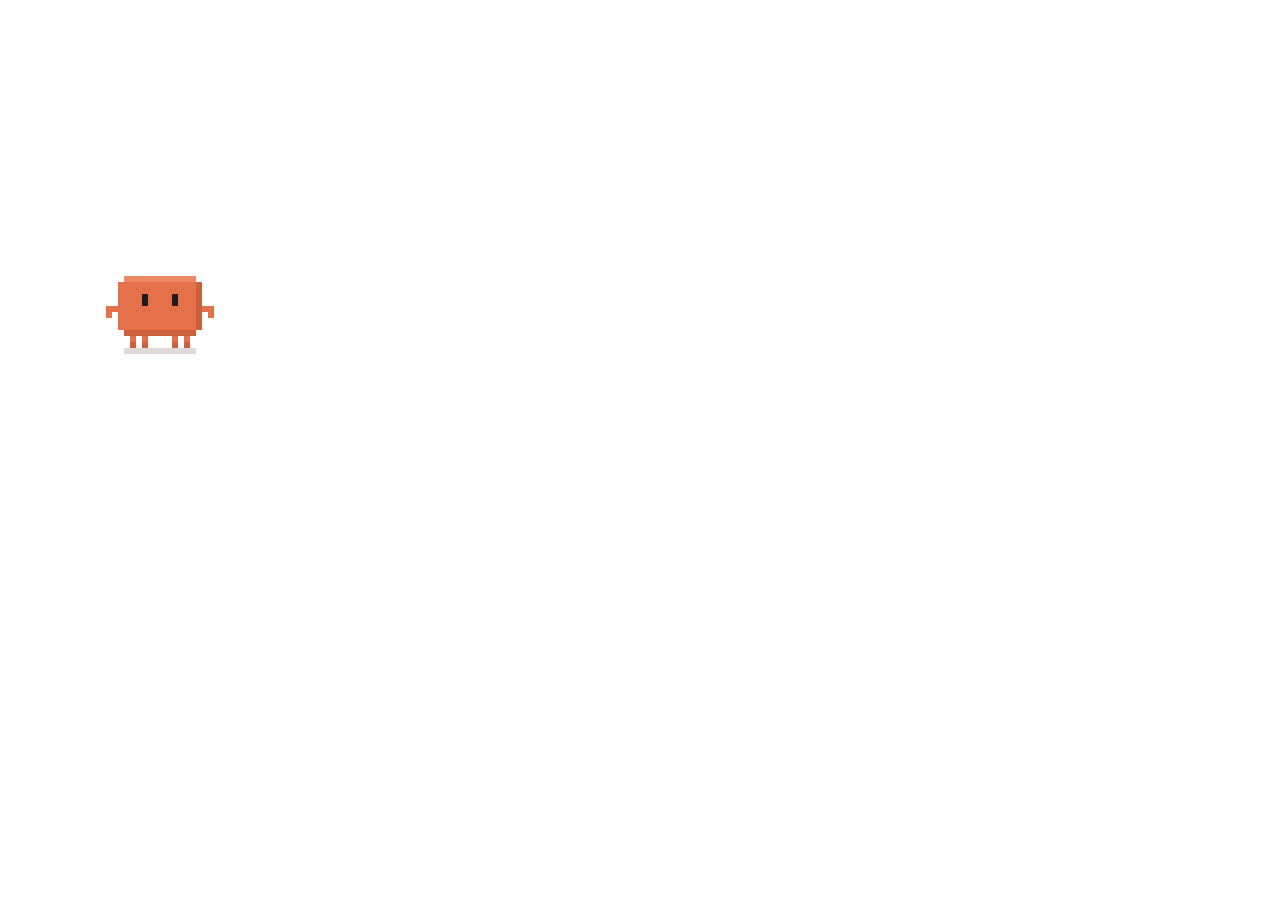
<file: web/index.html>
<!doctype html>
<html>
<head>
<meta charset="utf-8">
<title>Mochi</title>
<link rel="stylesheet" href="pet.css">
<style>
  html, body { margin: 0; height: 100%; background: transparent; overflow: hidden; cursor: default; -webkit-user-select: none; user-select: none; }
  #stage { position: relative; width: var(--w, 320px); height: var(--h, 360px); }
  #pet { position: absolute; left: var(--pet-left, 22px); bottom: var(--pet-bottom, 0px); }
  /* above #pet: Mochi's canvas is taller than Mochi, and its empty top would otherwise sit over the bubble's buttons and eat their clicks */
  #bubbleWrap { position: absolute; z-index: 1; left: 0; right: 0; bottom: var(--bubble-above, 150px); display: flex; justify-content: center; pointer-events: none; }
  #bubbleWrap.below { bottom: auto; top: var(--bubble-below, 0px); }
  #bubble { pointer-events: auto; }
  body.menu #bubbleWrap { visibility: hidden; }   /* the panel speaks for Mochi while it's open */
  html.render #stage { width: 276px; height: 204px; }
  html.render #pet { left: 0; bottom: 0; }
</style>
</head>
<body>
<div id="stage">
  <div id="bubbleWrap"><div id="bubble" class="px-bubble" hidden><div class="b-text"></div><div class="b-btns" hidden></div></div></div>
  <div id="pet"></div>
</div>
<script src="pet.js"></script>
<script src="icons.js"></script>
<script src="brain.js"></script>
</body>
</html>
</file>
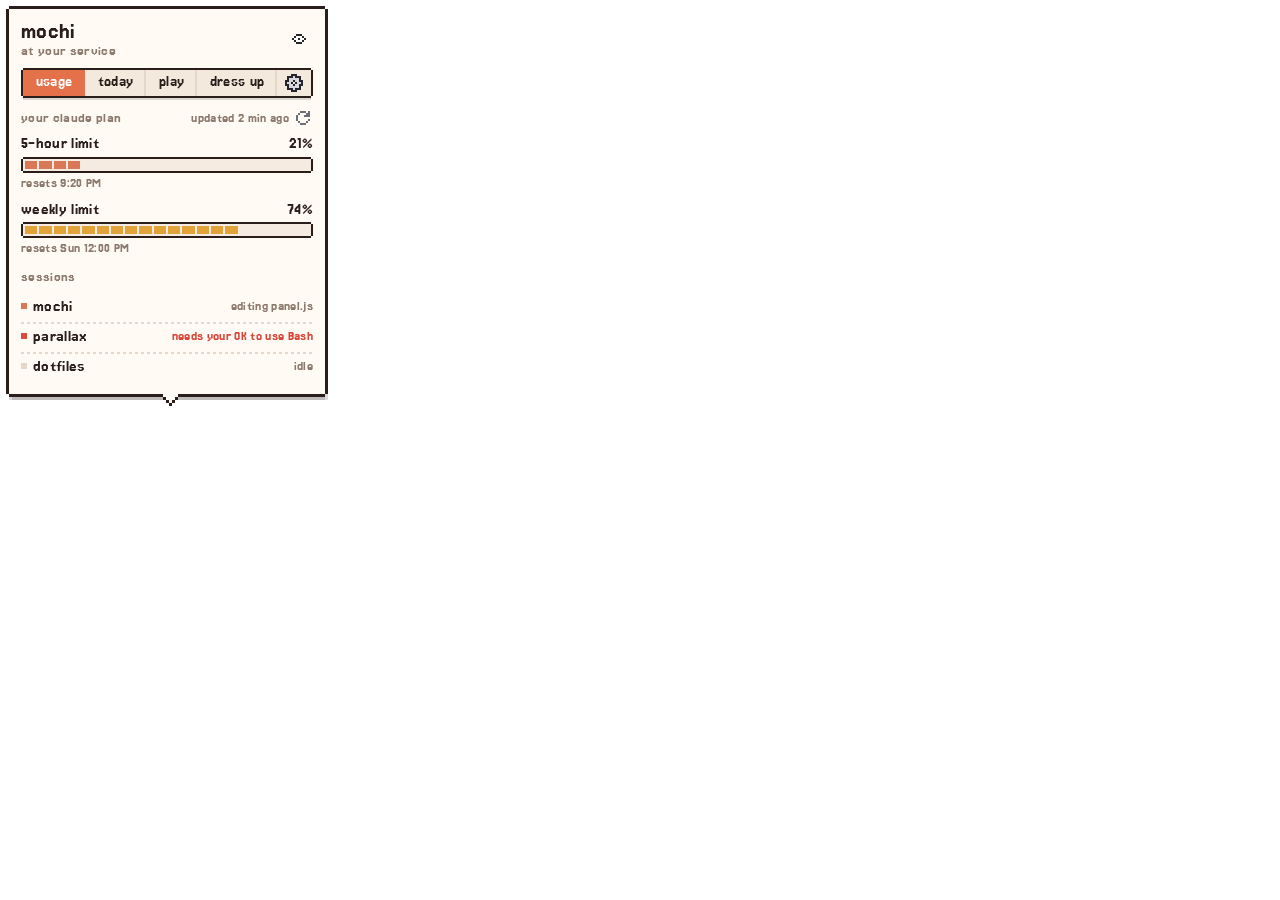
<file: web/panel.html>
<!doctype html>
<html>
<head>
<meta charset="utf-8">
<title>Mochi's panel</title>
<link rel="stylesheet" href="pet.css">
<style>
  /* Mochi's panel: a big speech bubble with the same pixel border, paper, ink and font as the one Mochi talks in. */
  html, body { margin: 0; background: transparent; overflow: hidden; -webkit-user-select: none; user-select: none; cursor: default; }
  #wrap { display: inline-block; padding: 6px 9px 18px 6px; }     /* room for the border, the shadow and the tail */
  #wrap.below { padding: 18px 9px 6px 6px; }
  .card:focus { outline: none; }
  .card.px-bubble { width: 316px; max-width: none; padding: 10px 12px 12px; font-size: 17px; }
  .card.px-bubble::after { left: var(--tail-left, 50%); }
  .card.px-bubble.pop { animation: panel-pop 0.2s steps(3, end); }   /* no fade: it must never get stuck invisible */
  @keyframes panel-pop { from { transform: translateY(8px) scale(0.94); } }
  .card { --muted: #8d7a6e; --soft: #f5ebe0; --line: #e6d8c9; --orange: #e5714b; --claude: #d97757; --red: #d9483b; }

  :where(.card) button { all: unset; box-sizing: border-box; cursor: pointer; font: inherit; }
  :where(.card) button:focus-visible { outline: 2px dashed #5a78e0; outline-offset: 2px; }

  header { display: flex; align-items: center; gap: 8px; }
  header .who { flex: 1; min-width: 0; line-height: 1; }
  header .name { font-size: 24px; }
  header .mood { color: var(--muted); font-size: 15px; white-space: nowrap; overflow: hidden; text-overflow: ellipsis; }
  .ghost { display: grid; place-items: center; width: 28px; height: 28px; }
  .ghost:hover { background: var(--soft); }
  .ghost.small-ghost { width: 20px; height: 20px; }

  /* tabs: one framed strip, like the size picker; the open one is filled in */
  nav { display: flex; margin: 12px 2px 4px; background: #f3e9dd;
    box-shadow: 0 -2px 0 0 var(--ink), 0 2px 0 0 var(--ink), -2px 0 0 0 var(--ink), 2px 0 0 0 var(--ink), 0 4px 0 0 var(--shade); }
  nav button { flex: 1 1 auto; display: flex; align-items: center; justify-content: center; gap: 4px; height: 26px; padding: 0 7px 2px; font-size: 16px; white-space: nowrap; }
  nav button + button { box-shadow: -2px 0 0 0 var(--line); }
  nav button:hover { background: #ece0d2; }
  nav button.on { background: var(--orange); color: #fff; }
  nav button.on + button { box-shadow: none; }
  nav button.gear { flex: 0 0 34px; padding: 0 0 1px; }

  h2 { display: flex; align-items: center; gap: 6px; margin: 12px 0 6px; font: inherit; font-size: 15px; color: var(--muted); }
  h2 .end { margin-left: auto; display: flex; align-items: center; gap: 4px; font-size: 14px; }
  .muted { color: var(--muted); }
  .small { font-size: 14px; }

  /* usage: a chunky bar in an ink frame */
  .meter { margin-bottom: 9px; }
  .meter .top { display: flex; justify-content: space-between; }
  .bar { display: grid; grid-template-columns: repeat(20, 1fr); gap: 2px; padding: 2px; margin: 5px 2px 4px; background: var(--soft);
    box-shadow: 0 -2px 0 0 var(--ink), 0 2px 0 0 var(--ink), -2px 0 0 0 var(--ink), 2px 0 0 0 var(--ink); }
  .bar i { height: 8px; }
  .bar i.lit { background: var(--fill); }

  .stats { display: grid; grid-template-columns: repeat(3, 1fr); gap: 8px 6px; }
  .stats b { display: block; font-weight: 400; font-size: 25px; line-height: 1; }
  .stats span { font-size: 14px; color: var(--muted); }

  /* the bubble's own buttons, two or three to a row */
  .btns { display: grid; gap: 10px 10px; padding: 2px 2px 4px; }
  .btns.two { grid-template-columns: 1fr 1fr; }
  .btns.four { grid-template-columns: repeat(4, 1fr); }
  .btns .wide { grid-column: 1 / -1; }
  .card .pxb { display: flex; align-items: center; justify-content: center; gap: 5px; padding: 4px 6px 5px; font-size: 16px; line-height: 1; text-align: center;
    background: #f3e9dd; box-shadow: 0 -2px 0 0 var(--ink), 0 2px 0 0 var(--ink), -2px 0 0 0 var(--ink), 2px 0 0 0 var(--ink), 0 4px 0 0 var(--shade); }
  .card .pxb.left { justify-content: flex-start; }
  .btns.two .pxb { white-space: nowrap; padding-left: 5px; padding-right: 5px; }
  .card .pxb.primary { background: var(--orange); color: #fff; }
  .card .pxb:hover { filter: brightness(1.04); }
  .card .pxb:active { transform: translateY(2px); box-shadow: 0 -2px 0 0 var(--ink), 0 2px 0 0 var(--ink), -2px 0 0 0 var(--ink), 2px 0 0 0 var(--ink); }
  .card .pxb .px-icon { margin: 0; }

  /* dress up: each character, live, then the one you picked in each costume */
  .closet { display: grid; grid-template-columns: repeat(4, 1fr); gap: 6px; }
  .closet button { display: flex; flex-direction: column; align-items: center; padding: 2px 0 5px; background: var(--soft); }
  .closet button:hover { background: #efe2d4; }
  .closet button.on { background: #ffe3d5; box-shadow: 0 -2px 0 0 var(--orange), 0 2px 0 0 var(--orange), -2px 0 0 0 var(--orange), 2px 0 0 0 var(--orange); }
  .closet .stage { width: 69px; height: 40px; overflow: hidden; display: flex; align-items: flex-end; justify-content: center; }
  .closet .stage .critter { margin-bottom: -4px; }
  .closet span { font-size: 14px; color: var(--muted); }
  .closet button.on span { color: var(--ink); }

  /* settings: tall enough to scroll on a laptop screen; the padding keeps the rows' full-width hover inside the scroll box */
  #body.scroll { max-height: 560px; overflow-y: auto; margin: 0 -6px; padding: 0 6px; }
  #body.scroll::-webkit-scrollbar { width: 6px; }
  #body.scroll::-webkit-scrollbar-thumb { background: var(--line); }
  .set { box-sizing: border-box; display: flex; width: calc(100% + 12px); margin: 0 -6px; padding: 0 6px; align-items: center; justify-content: space-between; gap: 8px; min-height: 30px; }
  button.set:hover { background-color: var(--soft); }
  .set .pxb { padding: 2px 8px 3px; font-size: 15px; }
  .set + .set { background-image: repeating-linear-gradient(90deg, var(--line) 0 3px, transparent 3px 6px); background-size: calc(100% - 12px) 2px; background-position: 6px 0; background-repeat: no-repeat; }
  .set .dot { display: inline-block; width: 6px; height: 6px; margin-right: 6px; background: var(--line); vertical-align: 2px; }
  .set .dot.on { background: #4fae68; }
  .set .dot.busy { background: var(--claude); }
  .set .dot.need { background: var(--red); }
  .sess > span { white-space: nowrap; }
  .sess .line { min-width: 0; overflow: hidden; text-overflow: ellipsis; font-size: 14px; color: var(--muted); }
  .sess .line.need { color: var(--red); }
  .switch { position: relative; width: 30px; height: 14px; background: #e3d5c6;
    box-shadow: 0 -2px 0 0 var(--ink), 0 2px 0 0 var(--ink), -2px 0 0 0 var(--ink), 2px 0 0 0 var(--ink); }
  .switch::after { content: ""; position: absolute; top: 2px; left: 2px; width: 10px; height: 10px; background: var(--paper);
    box-shadow: 0 0 0 2px var(--ink); transition: left 0.12s steps(3, end); }
  .switch.on { background: var(--orange); }
  .switch.on::after { left: 18px; }
  .seg { display: flex; box-shadow: 0 -2px 0 0 var(--ink), 0 2px 0 0 var(--ink), -2px 0 0 0 var(--ink), 2px 0 0 0 var(--ink); background: #f3e9dd; }
  .seg button { padding: 1px 7px 3px; font-size: 15px; }
  .seg button + button { box-shadow: -2px 0 0 0 var(--line); }
  .seg button.on { background: var(--orange); color: #fff; }
  .foot { display: flex; align-items: center; gap: 10px; margin-top: 12px; }
  .foot .muted { flex: 1; font-size: 14px; }
  .empty { padding: 8px 0 4px; text-align: center; }
  .empty p { margin: 6px 0 12px; color: var(--muted); font-size: 15px; }
  .empty .pxb { display: inline-flex; padding: 4px 14px 5px; }
</style>
</head>
<body>
<div id="wrap">
<div id="card" class="card px-bubble" tabindex="-1">
  <header>
    <div class="who"><div class="name">mochi</div><div class="mood" id="mood"></div></div>
    <button class="ghost" id="eye"></button>
  </header>
  <nav id="tabs"></nav>
  <div id="body"></div>
</div>
</div>
<script src="pet.js"></script>
<script src="icons.js"></script>
<script src="panel.js"></script>
</body>
</html>
</file>
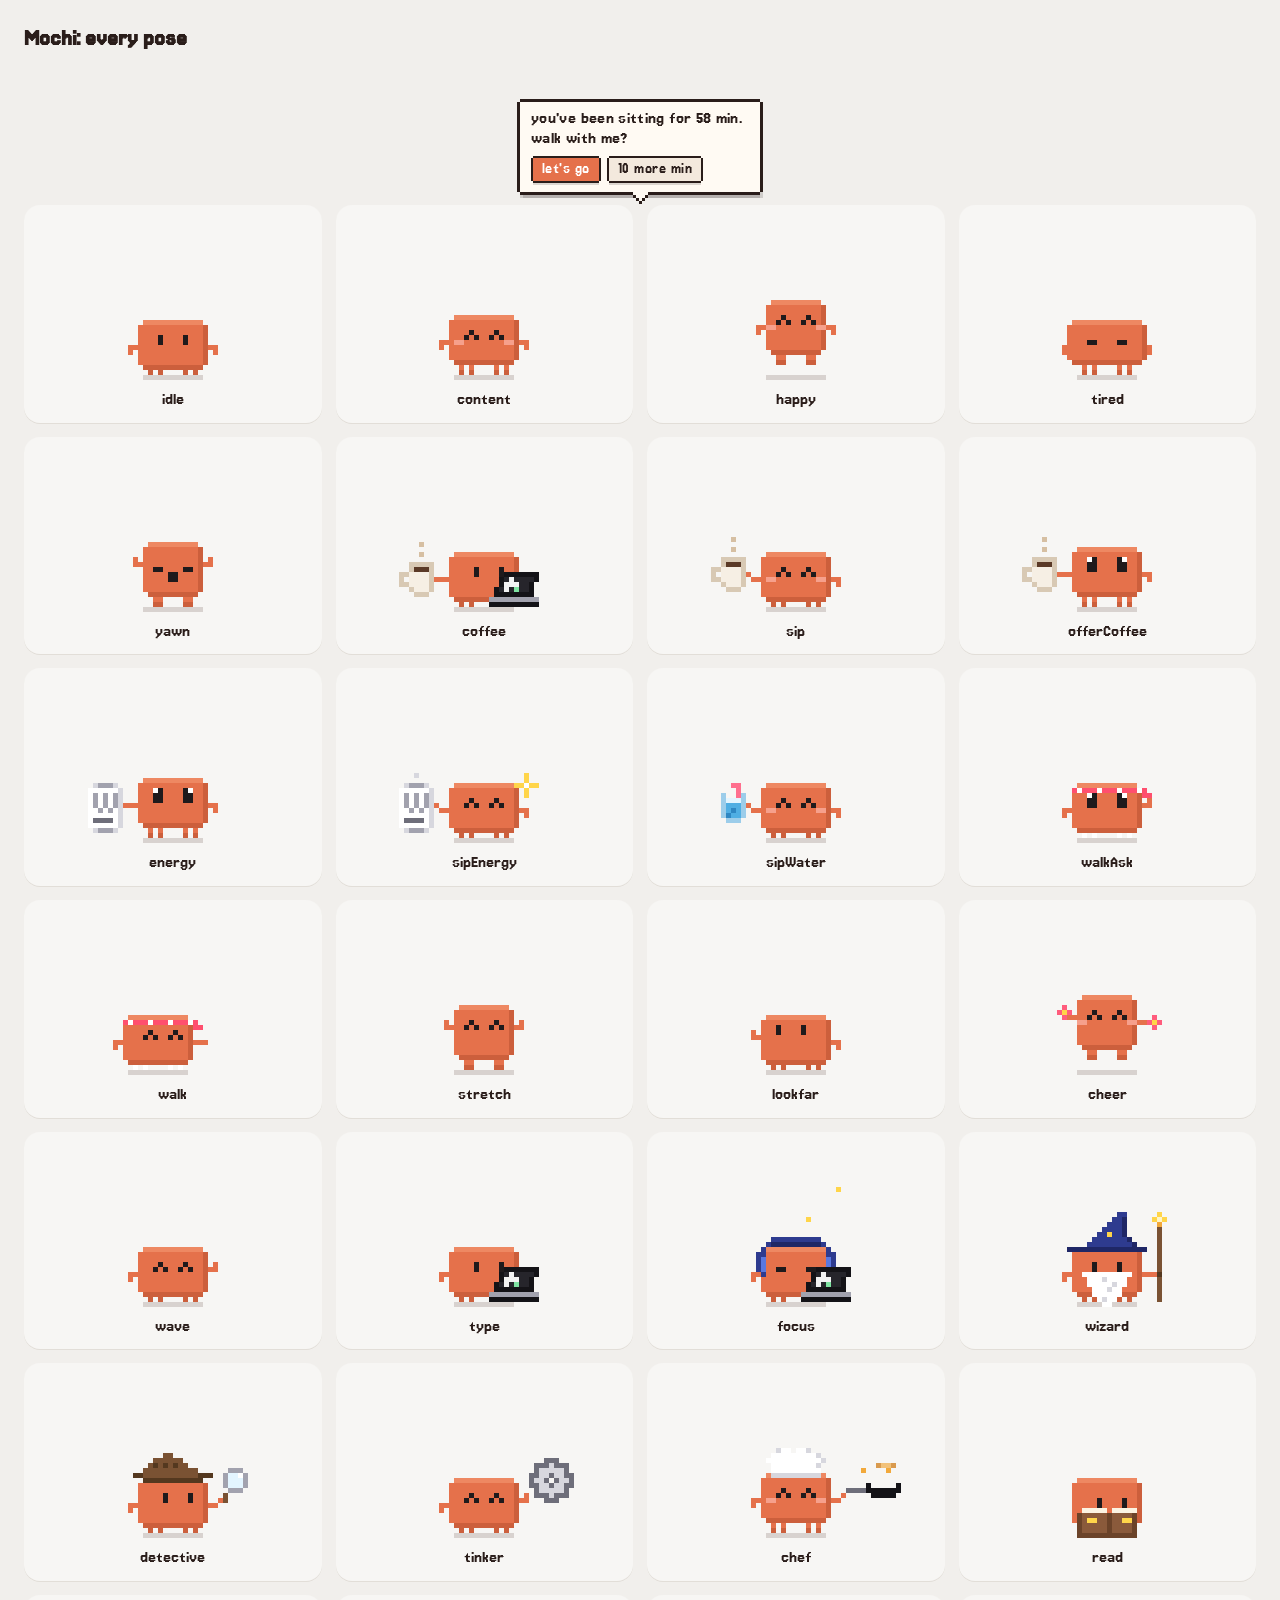
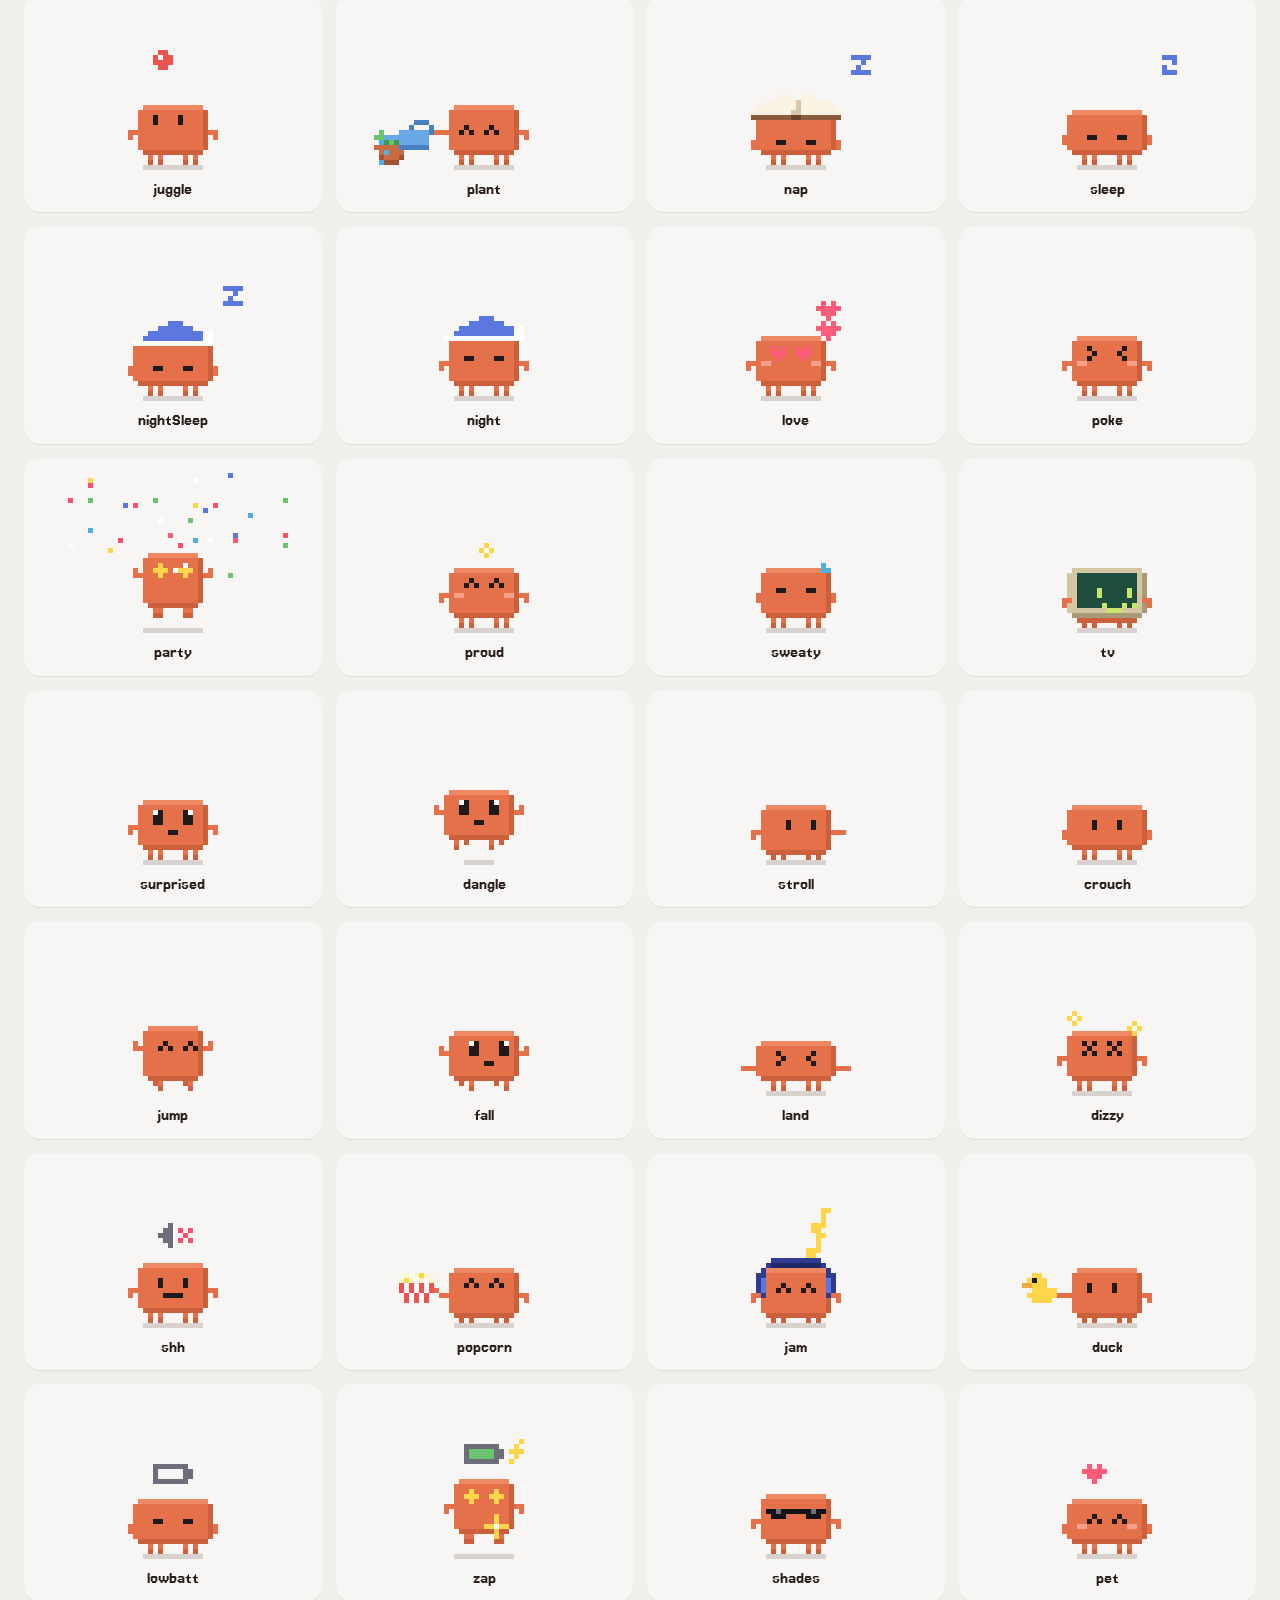
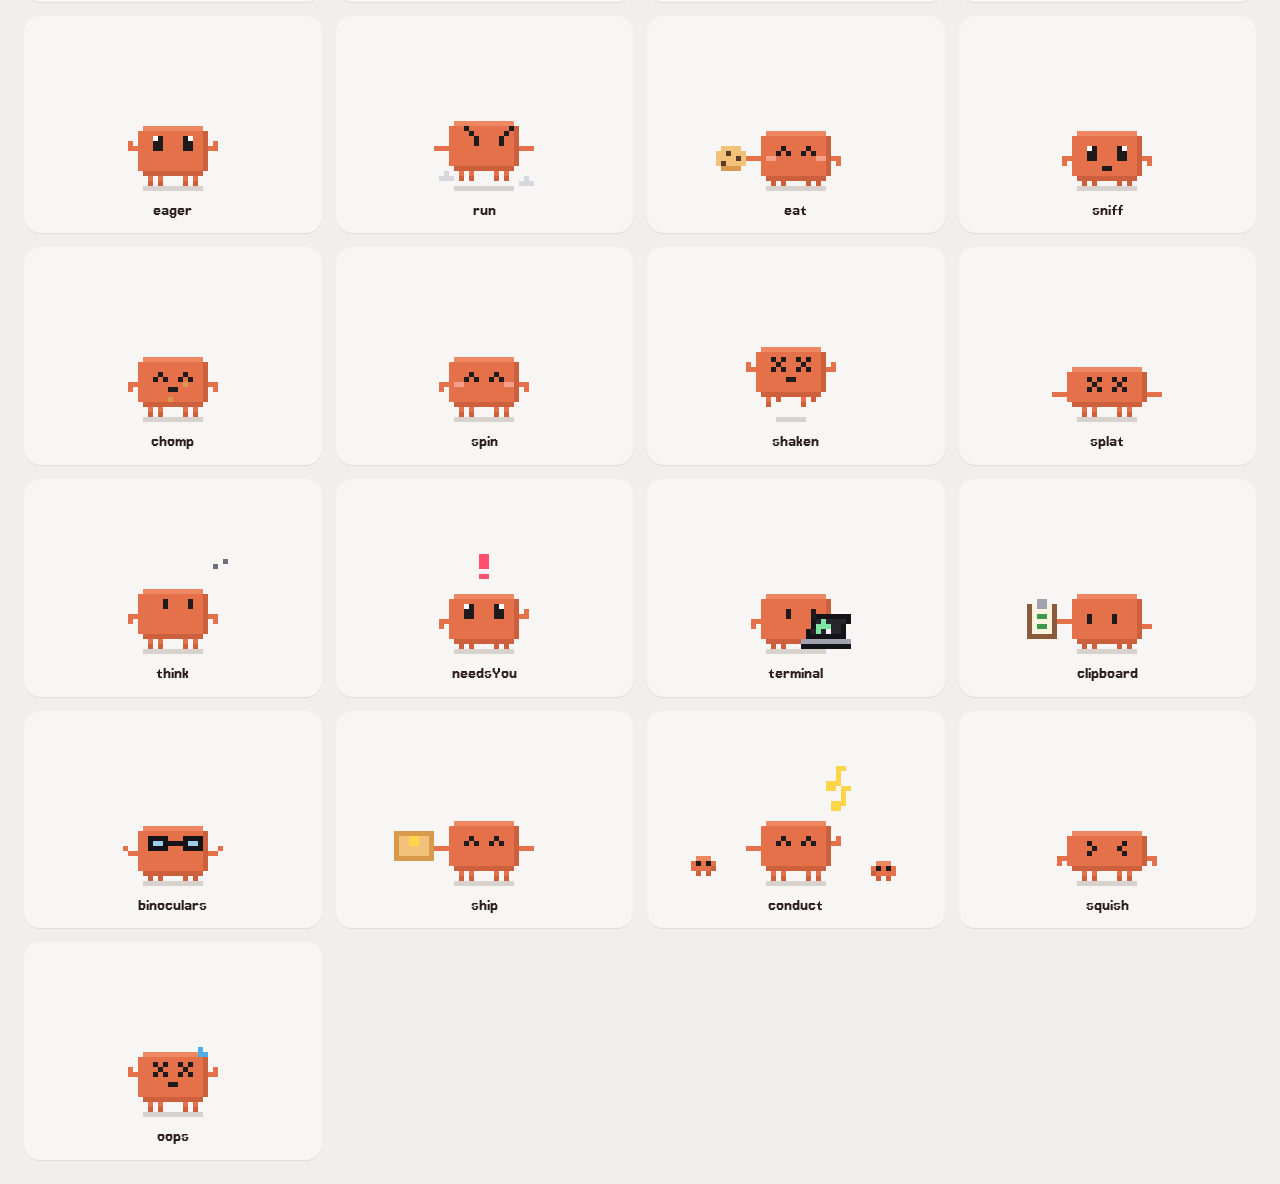
<file: web/preview.html>
<!doctype html>
<html>
<head>
<meta charset="utf-8">
<title>Mochi preview</title>
<link rel="stylesheet" href="pet.css">
<style>
  body { margin: 0; padding: 24px; background: #f1efec; font: 400 18px/1.2 "Jersey 15", ui-monospace, monospace; color: #2a1d1a; }
  h1 { margin: 0 0 16px; font-size: 24px; font-weight: 600; }
  .grid { display: grid; grid-template-columns: repeat(auto-fill, minmax(260px, 1fr)); gap: 14px; }
  .cell { background: #f7f6f4; border-radius: 16px; padding: 10px 8px 12px; display: grid; justify-items: center; gap: 4px; box-shadow: 0 1px 0 #e2ded8; }
  .bubble-demo { display: flex; justify-content: center; padding: 30px 0 10px; }
</style>
</head>
<body>
<h1>Mochi: every pose</h1>
<div class="bubble-demo"><div class="px-bubble">you've been sitting for 58 min. walk with me? <div class="b-btns"><button class="primary">let's go</button><button>10 more min</button></div></div></div>
<div class="grid" id="grid"></div>
<script src="pet.js"></script>
<script>
  const q = new URLSearchParams(location.search);
  const only = q.get('only'), scale = +(q.get('scale') || 5), character = q.get('character');
  const views = [];
  for (const p of (only ? only.split(',') : Critter.POSES)) {
    const c = document.createElement('div'); c.className = 'cell';
    const m = document.createElement('div'); const label = document.createElement('div'); label.textContent = p;
    c.append(m, label); grid.append(c);
    views.push(new Critter(m, { pose: p, scale, character }));
  }
  addEventListener('pointermove', (e) => views.forEach((v) => v.lookAtPoint(e.clientX, e.clientY)));
</script>
</body>
</html>
</file>
<file: web/pet.css>
/* Pixel critter + pixel speech bubble. */
@font-face {
  font-family: "Jersey 15";
  src: url("fonts/Jersey15.ttf") format("truetype");
  font-display: block;
}

.critter { position: relative; display: inline-block; line-height: 0; -webkit-user-select: none; user-select: none; }
.critter canvas { display: block; image-rendering: pixelated; }

/* Speech bubble on Mochi's pixel grid: a 3px ink border drawn with box-shadows (which leaves the corners notched),
   a stepped tail pointing at Mochi, and a soft pixel shadow. Text wraps anywhere and stops at three lines. */
.px-bubble {
  --ink: #2a1d1a;
  --paper: #fffaf3;
  --shade: rgba(42, 29, 26, 0.16);
  --u: 3px;
  position: relative;
  box-sizing: border-box;
  width: max-content;
  max-width: 240px;
  margin: var(--u);
  padding: 6px 11px 8px;
  background: var(--paper);
  color: var(--ink);
  font: 400 18px/1.15 "Jersey 15", ui-monospace, Menlo, monospace;
  letter-spacing: 0.02em;
  box-shadow:
    0 calc(var(--u) * -1) 0 0 var(--ink),
    0 var(--u) 0 0 var(--ink),
    calc(var(--u) * -1) 0 0 0 var(--ink),
    var(--u) 0 0 0 var(--ink),
    0 calc(var(--u) * 2) 0 0 var(--shade),
    var(--u) calc(var(--u) * 2) 0 0 var(--shade);
  transform-origin: 50% 100%;
}
.px-bubble .b-text {
  display: -webkit-box;
  -webkit-box-orient: vertical;
  -webkit-line-clamp: 3;
  overflow: hidden;
  overflow-wrap: anywhere;
  text-wrap: pretty;
}
/* the tail: a 7×4 pixel wedge that covers the bottom border and steps down to a point */
.px-bubble::after {
  content: "";
  position: absolute;
  top: 100%;
  left: calc(50% + var(--tail-x, 0px));
  width: calc(var(--u) * 7);
  height: calc(var(--u) * 4);
  transform: translateX(-50%);
  background: url("data:image/svg+xml,%3Csvg xmlns='http://www.w3.org/2000/svg' viewBox='0 0 7 4' shape-rendering='crispEdges'%3E%3Cpath fill='%232a1d1a' d='M0 0h1v1H0zM6 0h1v1H6zM1 1h1v1H1zM5 1h1v1H5zM2 2h1v1H2zM4 2h1v1H4zM3 3h1v1H3z'/%3E%3Cpath fill='%23fffaf3' d='M1 0h5v1H1zM2 1h3v1H2zM3 2h1v1H3z'/%3E%3C/svg%3E") 0 0 / 100% 100% no-repeat;
}
/* bubble under Mochi (when it's perched near the top of a screen): the tail flips to point up */
.below > .px-bubble { transform-origin: 50% 0; }
.below > .px-bubble::after { top: auto; bottom: 100%; transform: translateX(-50%) scaleY(-1); }
.px-bubble.pop { animation: px-pop 0.24s steps(4, end); }
@keyframes px-pop { from { transform: translateY(6px) scale(0.7); opacity: 0; } to { transform: none; opacity: 1; } }

/* pixel icons standing in for emoji (see icons.js) */
.px-bubble .px-icon { display: inline-block; vertical-align: -1px; margin: 0 3px; image-rendering: pixelated; }
.px-bubble .b-btns button .px-icon { margin: 0 4px 0 0; vertical-align: 0; }

.px-bubble .b-btns { display: flex; flex-wrap: wrap; gap: 10px; margin: 9px 2px 3px; }
.px-bubble .b-btns[hidden] { display: none; }
.px-bubble .b-btns button {
  font: 400 16px/1 "Jersey 15", ui-monospace, Menlo, monospace;
  letter-spacing: 0.03em;
  color: var(--ink);
  background: #f3e9dd;
  border: 0;
  padding: 3px 9px 4px;
  cursor: pointer;
  box-shadow: 0 -2px 0 0 var(--ink), 0 2px 0 0 var(--ink), -2px 0 0 0 var(--ink), 2px 0 0 0 var(--ink), 0 4px 0 0 var(--shade);
}
.px-bubble .b-btns button.primary { background: #e5714b; color: #fff; }
.px-bubble .b-btns button:hover { filter: brightness(1.05); }
.px-bubble .b-btns button:active { transform: translateY(2px); box-shadow: 0 -2px 0 0 var(--ink), 0 2px 0 0 var(--ink), -2px 0 0 0 var(--ink), 2px 0 0 0 var(--ink); }
.px-bubble .b-btns button:focus-visible { outline: 2px dashed #5a78e0; outline-offset: 3px; }
</file>
